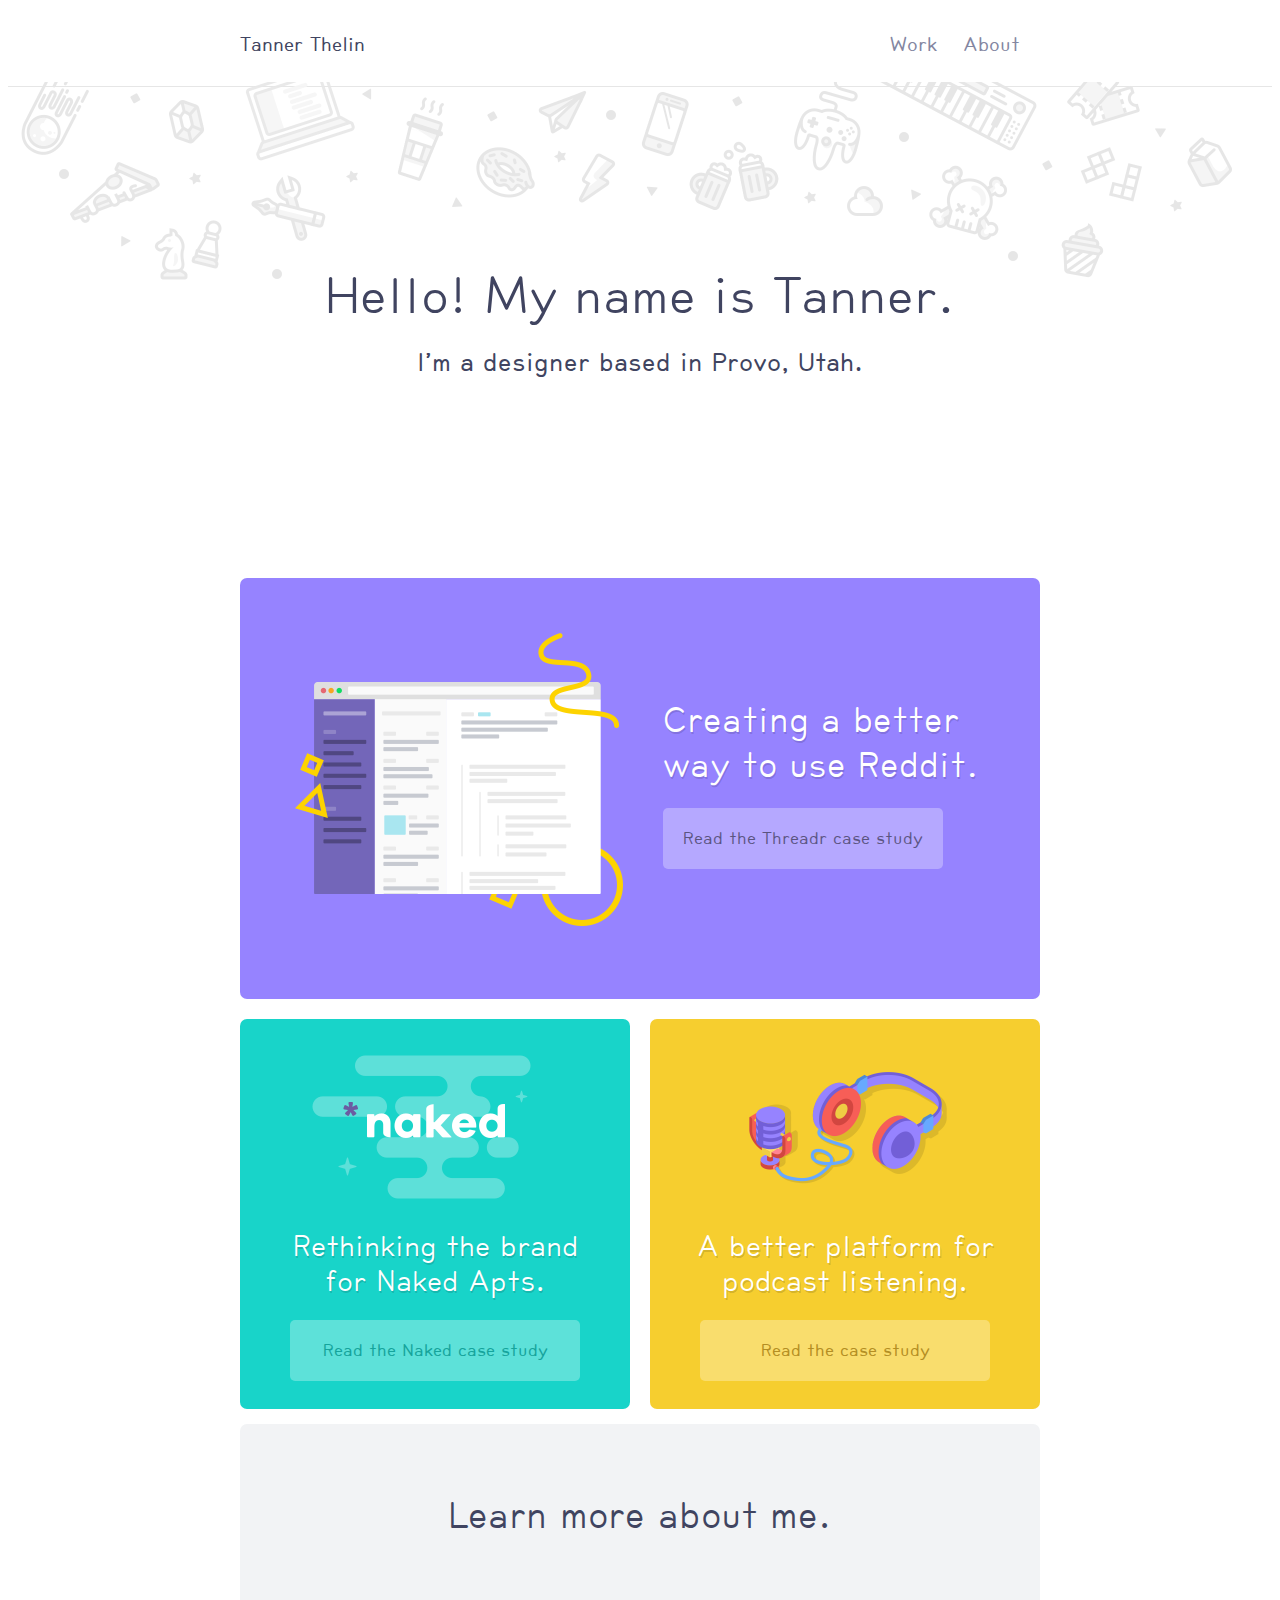
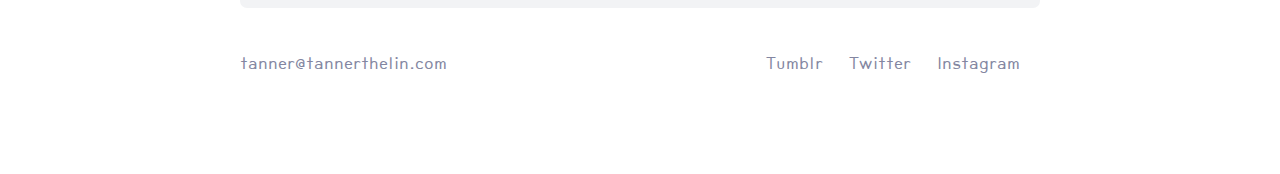
<file: index.html>
<!DOCTYPE html>
<html lang="en">
<head>
    <meta charset="utf-8">
    <title>Tanner Thelin</title>
    <link rel="stylesheet" href="styles/peak.css" type="text/css">
    <link rel="stylesheet" href="styles/animations.css" type="text/css">
    <link rel="stylesheet" href="styles/styles.css" type="text/css">
    <script src="scripts/jquery-3.1.0.min.js"></script>
    <script src="scripts/script.js"></script>
  </head>

<body>
	<div class="header-container">
	<div class="header">
		<a class="logo-text" href="index.html">Tanner Thelin</a>
		<ul class="nav-list">
			<a href="index.html"><li>Work</li></a>
			<a href="about.html"><li>About</li></a>
		</ul>
	</div>   
	</div>

	<div class="main-content">
		<img src="img/homepage-icons.png" class="icons animated">
		<h1 id="heading-1" class="animated">Hello! My name is Tanner.</h1>
		<h2 id="heading-2" class="animated">I’m a designer based in Provo, Utah.</h2>
		<div class="projects animated">

			<a href="threadr.html">
						<div class="project-1">
						<img src="img/threadr-illustration.png">
						<h1>Creating a better way to use Reddit.</h1>
						<a href="threadr.html" id="button">Read the Threadr case study</a>
					</div>
			</a>

			<div class="project-2">
					<img src="img/naked-thumbnail.png" width="247px">
					<h1>Rethinking the brand for Naked Apts.</h1>
					<div class="button-container">
					<a href="naked.html" id="button">Read the Naked case study</a>
					</div>
			</div>

			<div class="project-3">
				<img src="img/headphones.png" width="247px">
					<h1>A better platform for podcast listening.</h1>
					<div class="button-container">
					<a href="podcasting.html" id="button">Read the case study</a>
				</div>
			</div>

			<div class="learn-more">
			<a href="about.html">Learn more about me.</a>
			</div>
		</div>

		<div class="footer">
			<a href="mailto:tannerthelin@gmail.com">tanner@tannerthelin.com</a>
			<ul class="social">
				<a href="https://tannerthelin.tumblr.com"><li>Tumblr</li></a>
				<a href="https://twitter.com/tannerthelin"><li>Twitter</li></a>
				<a href="https://www.instagram.com/tannerthelin/"><li>Instagram</li></a>
			</ul>
		</div>
		
	</div>

</body>

</html>
</file>
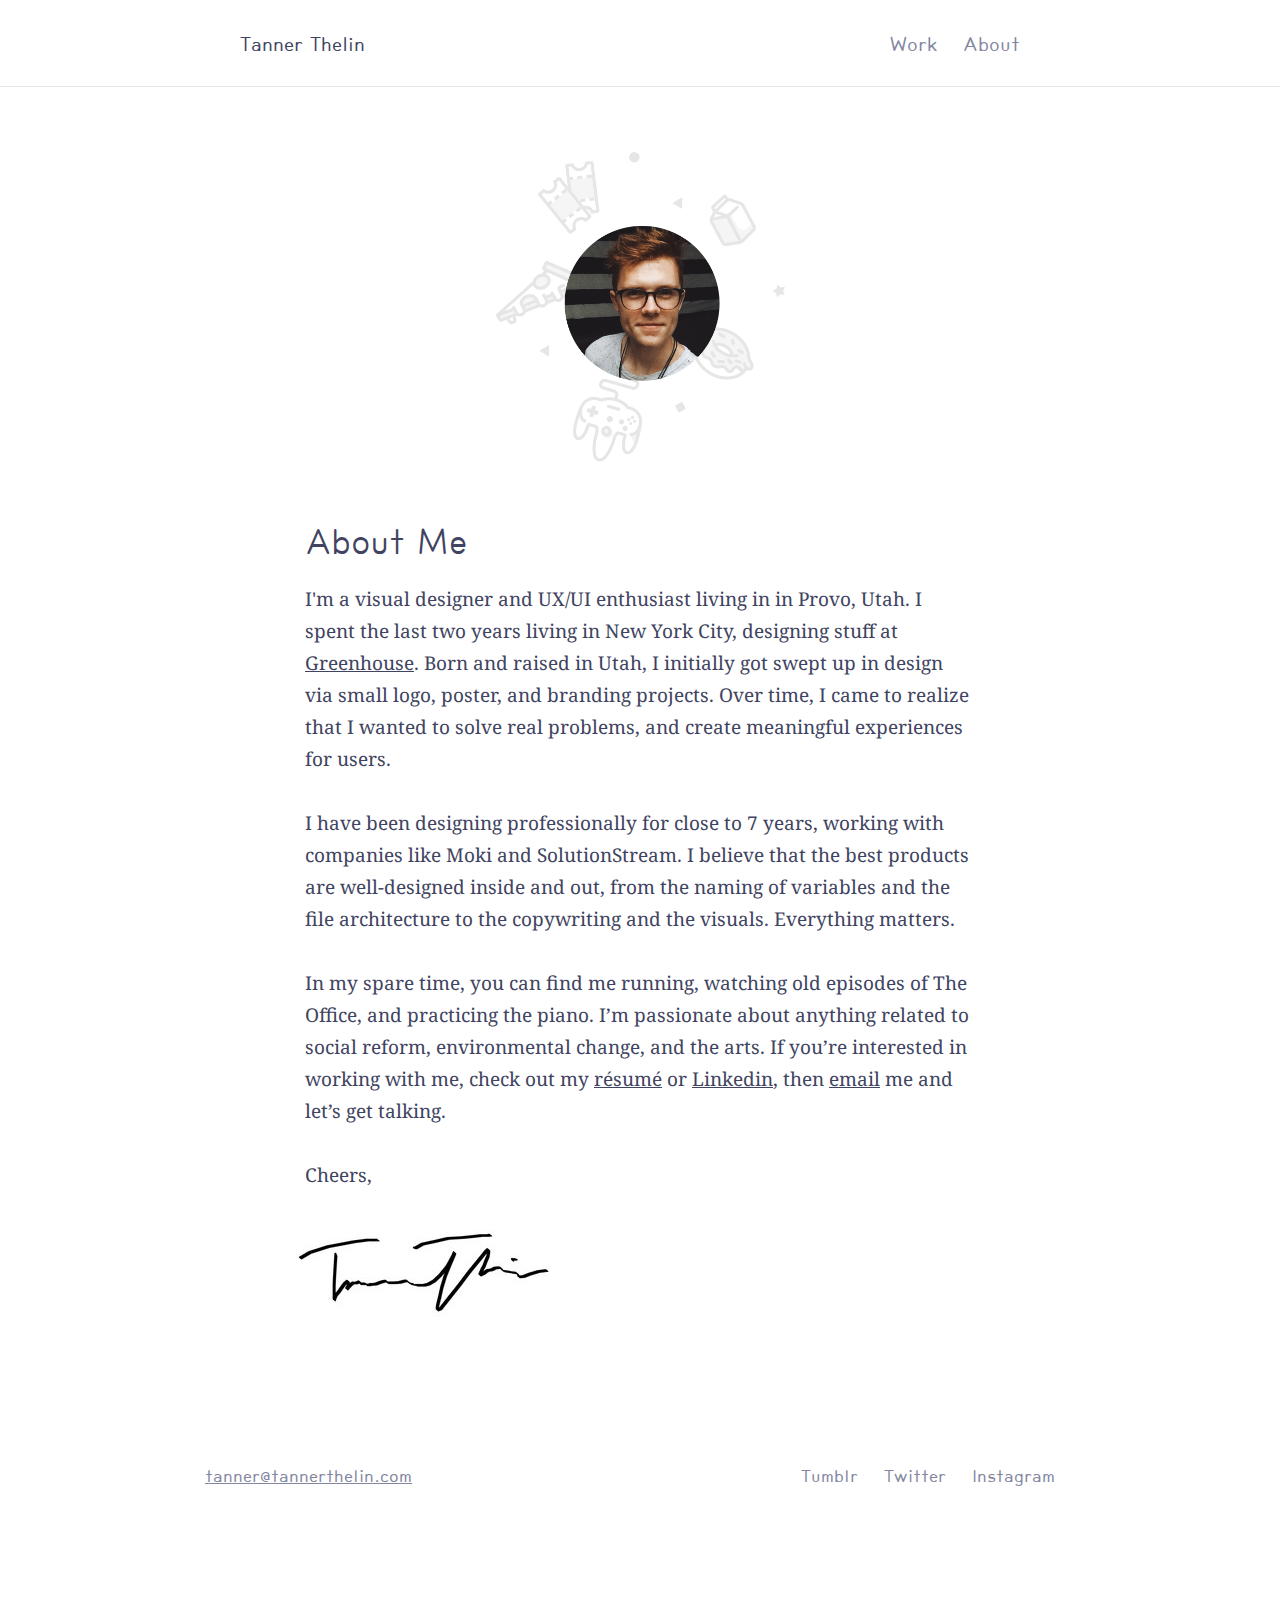
<file: about.html>
<!DOCTYPE html>
<html lang="en">
<head>
    <meta charset="utf-8">
    <title>Tanner Thelin</title>
    <link rel="stylesheet" href="styles/peak.css" type="text/css">
    <link rel="stylesheet" href="styles/animations.css" type="text/css">
    <link rel="stylesheet" href="styles/about-styles.css" type="text/css">
    <link href="https://fonts.googleapis.com/css?family=Noto+Serif" rel="stylesheet">
    <script src="scripts/jquery-3.1.0.min.js"></script>
    <script src="scripts/script.js"></script>
  </head>

<body>
	<div class="header-container">
	<div class="header">
		<a class="logo-text" href="index.html">Tanner Thelin</a>
		<ul class="nav-list">
			<a href="index.html"><li>Work</li></a>
			<a href="about.html"><li>About</li></a>
		</ul>
	</div>   
	</div>

	<div class="content">
		<img src="img/about-1.png" width="290px">

		<h1>About Me</h1>

		<p>I'm a visual designer and UX/UI enthusiast living in in Provo, Utah. I spent the last two years living in New York City, designing stuff at <a href="http://greenhouse.io" target="_blank">Greenhouse</a>. Born and raised in Utah, I initially got swept up in design via small logo, poster, and branding projects. Over time, I came to realize that I wanted to solve real problems, and create meaningful experiences for users.
		<br><br>
		 I have been designing professionally for close to 7 years, working with companies like Moki and SolutionStream. I believe that the best products are well-designed inside and out, from the naming of variables and the file architecture to the copywriting and the visuals. Everything matters.
		<br><br>
		In my spare time, you can find me running, watching old episodes of The Office, and practicing the piano. I’m passionate about anything related to social reform, environmental change, and the arts. If you’re interested in working with me, check out my <a href="tannerthelin-resume.pdf" target="_blank">résumé</a> or <a href="https://www.linkedin.com/in/tanner-thelin-a1510453" target="_blank">Linkedin</a>, then <a href="mailto:tannerthelin@gmail.com" target="_blank">email</a> me and let’s get talking. 
		<br><br>
		Cheers,
		</p>
		<br>
		<img src="img/signature.jpg" class="signature">
		<br><br>

		<div class="footer">
			<a href="mailto:tannerthelin@gmail.com">tanner@tannerthelin.com</a>
			<ul class="social">
				<a href="https://tannerthelin.tumblr.com"><li>Tumblr</li></a>
				<a href="https://twitter.com/tannerthelin"><li>Twitter</li></a>
				<a href="https://www.instagram.com/tannerthelin/"><li>Instagram</li></a>
			</ul>
		</div>
	</div>



</body>

</html>
</file>
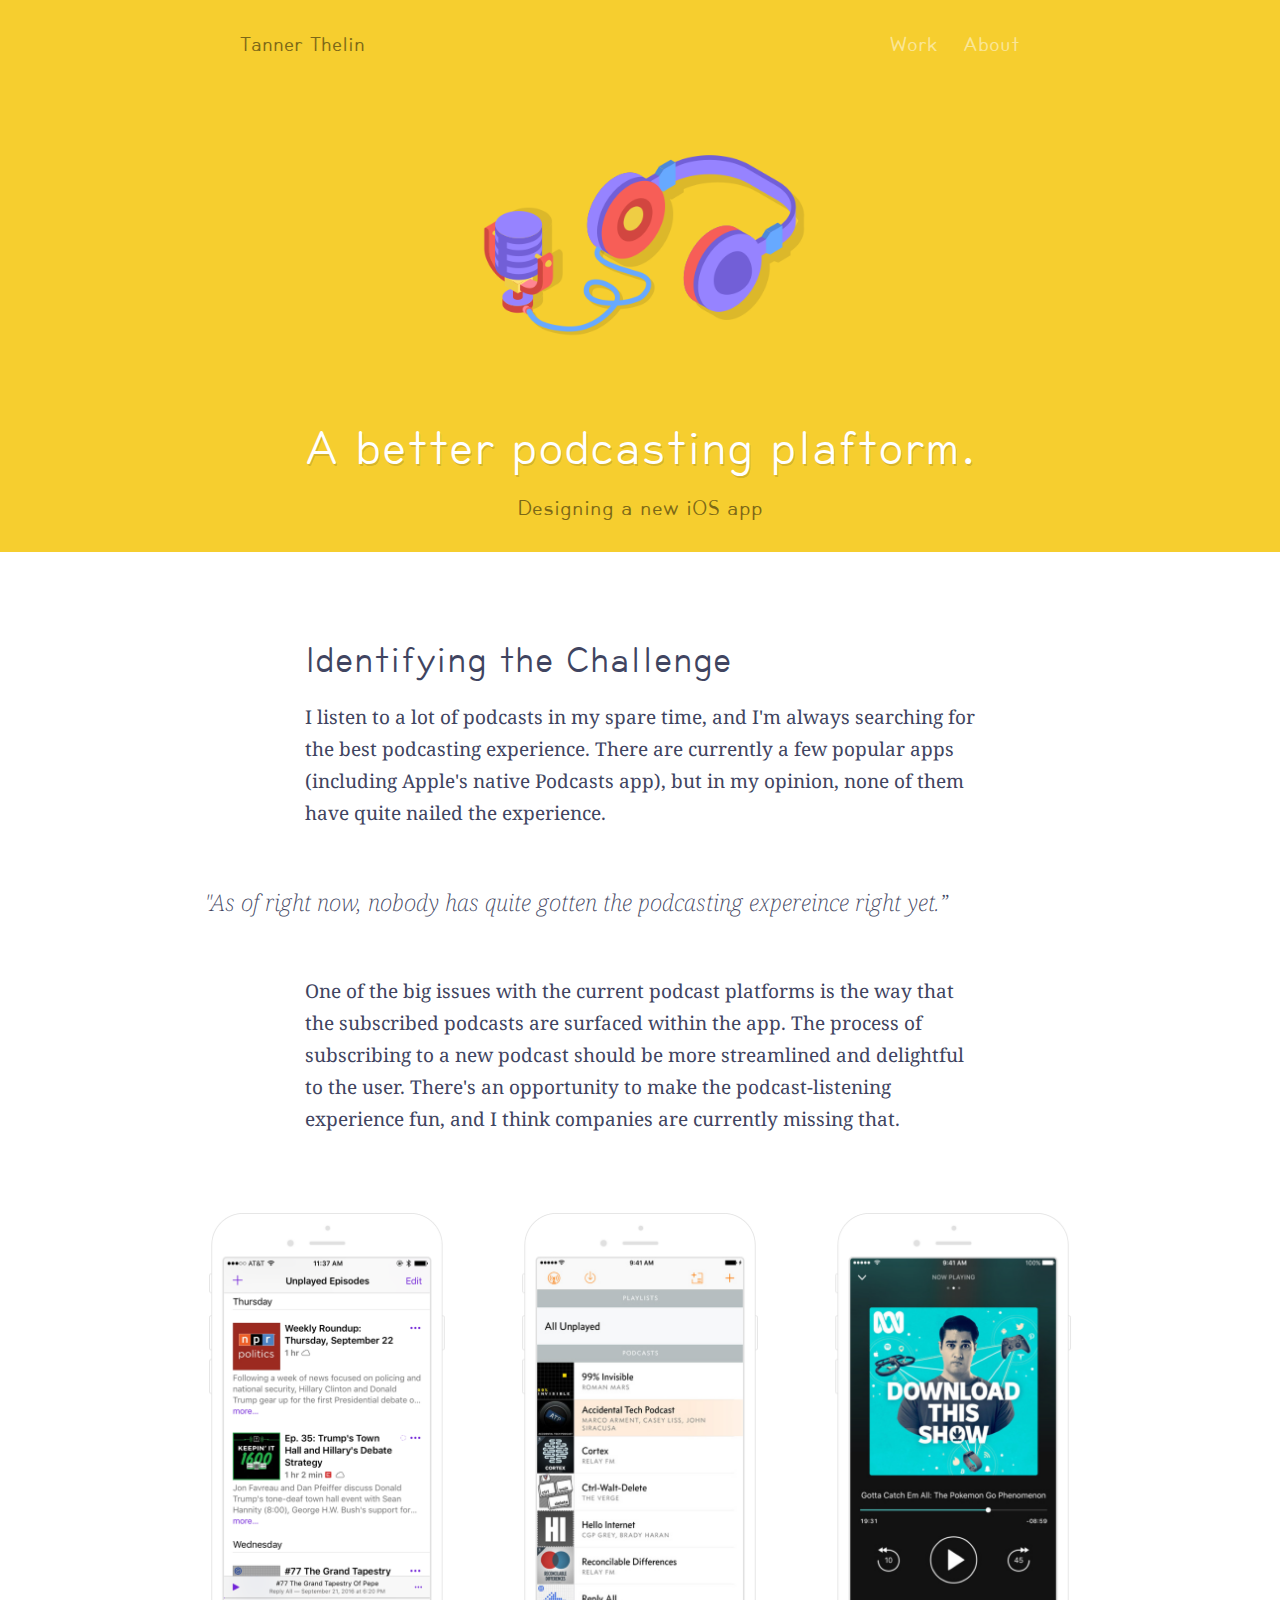
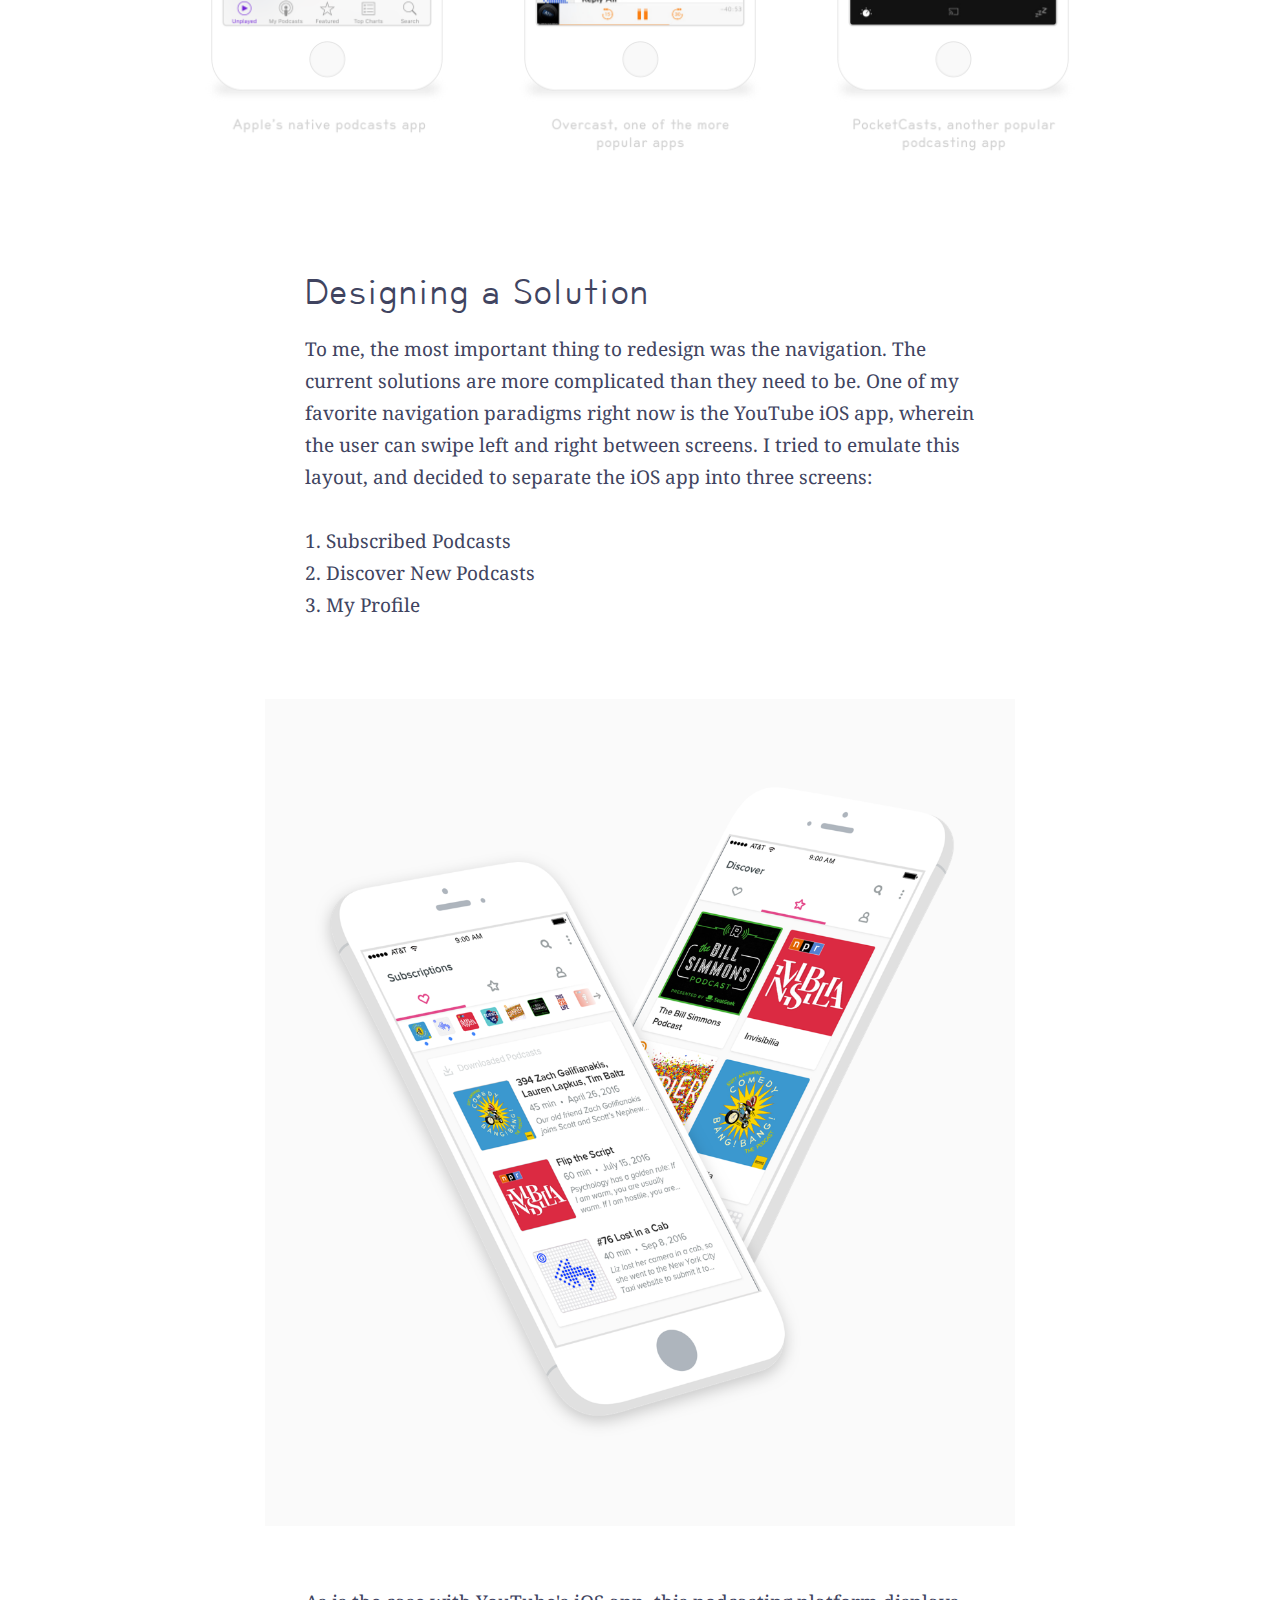
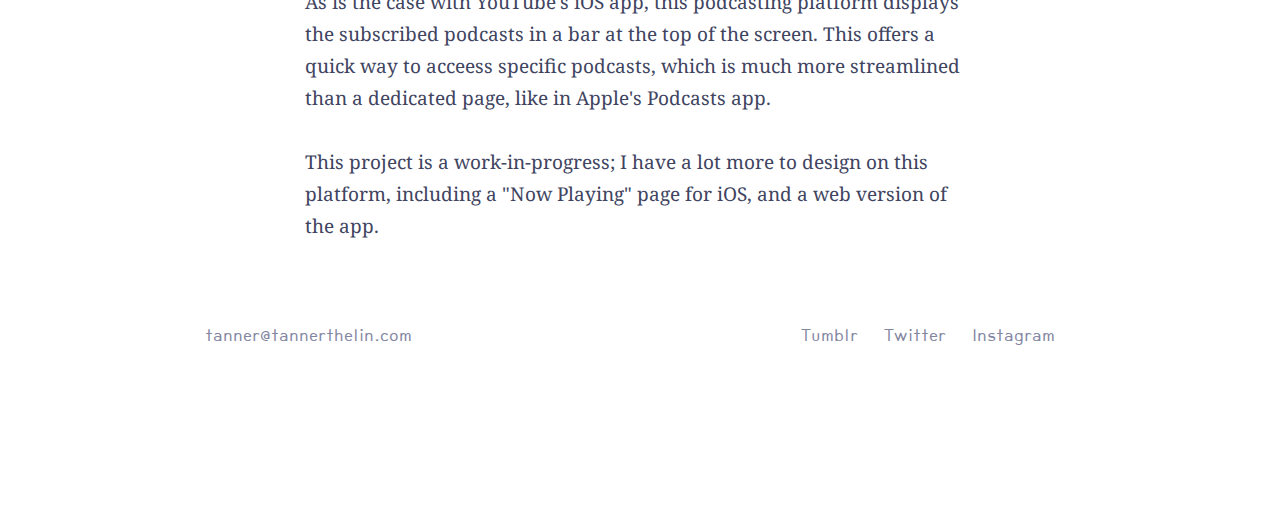
<file: podcasting.html>
<!DOCTYPE html>
<html lang="en">
<head>
    <meta charset="utf-8">
    <title>Tanner Thelin</title>
    <link rel="stylesheet" href="styles/peak.css" type="text/css">
    <link rel="stylesheet" href="styles/animations.css" type="text/css">
    <link rel="stylesheet" href="styles/podcasting-styles.css" type="text/css">
    <link href="https://fonts.googleapis.com/css?family=Noto+Serif" rel="stylesheet">
    <script src="scripts/jquery-3.1.0.min.js"></script>
    <script src="scripts/script.js"></script>
  </head>

<body>
	<div class="header-container">
	<div class="header">
		<a class="logo-text" href="index.html">Tanner Thelin</a>
		<ul class="nav-list">
			<a href="index.html"><li>Work</li></a>
			<a href="about.html"><li>About</li></a>
		</ul>
	</div>   

	<img src="img/headphones.png" width="400px;">
	<h1 id="heading-1" class="">A better podcasting plaftorm.</h1>
	<h2 id="heading-2" class="">Designing a new iOS app</h2>

	</div>

	<div class="content">
		<h1>Identifying the Challenge</h1>

		<p>I listen to a lot of podcasts in my spare time, and I'm always searching for the best podcasting experience. There are currently a few popular apps (including Apple's native Podcasts app), but in my opinion, none of them have quite nailed the experience.

		<h3>"As of right now, nobody has quite gotten the podcasting expereince right yet.”</h3>

		<p>One of the big issues with the current podcast platforms is the way that the subscribed podcasts are surfaced within the app. The process of subscribing to a new podcast should be more streamlined and delightful to the user. There's an opportunity to make the podcast-listening experience fun, and I think companies are currently missing that.
		</p>
		<br>

		<img src="img/podcasts-1.png" width="870px;">
		<br>
		 <br>

		<h1>Designing a Solution</h1>

		<p>To me, the most important thing to redesign was the navigation. The current solutions are more complicated than they need to be. One of my favorite navigation paradigms right now is the YouTube iOS app, wherein the user can swipe left and right between screens. I tried to emulate this layout, and decided to separate the iOS app into three screens: <br><br>1. Subscribed Podcasts<br>2. Discover New Podcasts<br>3. My Profile</p>

		<br>

		<img src="img/podcast-mockup.png" width="750px;">

		<p>As is the case with YouTube's iOS app, this podcasting platform displays the subscribed podcasts in a bar at the top of the screen. This offers a quick way to acceess specific podcasts, which is much more streamlined than a dedicated page, like in Apple's Podcasts app.

		<br><br>

		This project is a work-in-progress; I have a lot more to design on this platform, including a "Now Playing" page for iOS, and a web version of the app.</p>
		<br>

		<div class="footer">
			<a href="mailto:tannerthelin@gmail.com">tanner@tannerthelin.com</a>
			<ul class="social">
				<a href="https://tannerthelin.tumblr.com"><li>Tumblr</li></a>
				<a href="https://twitter.com/tannerthelin"><li>Twitter</li></a>
				<a href="https://www.instagram.com/tannerthelin/"><li>Instagram</li></a>
			</ul>
		</div>
	</div>



</body>

</html>
</file>
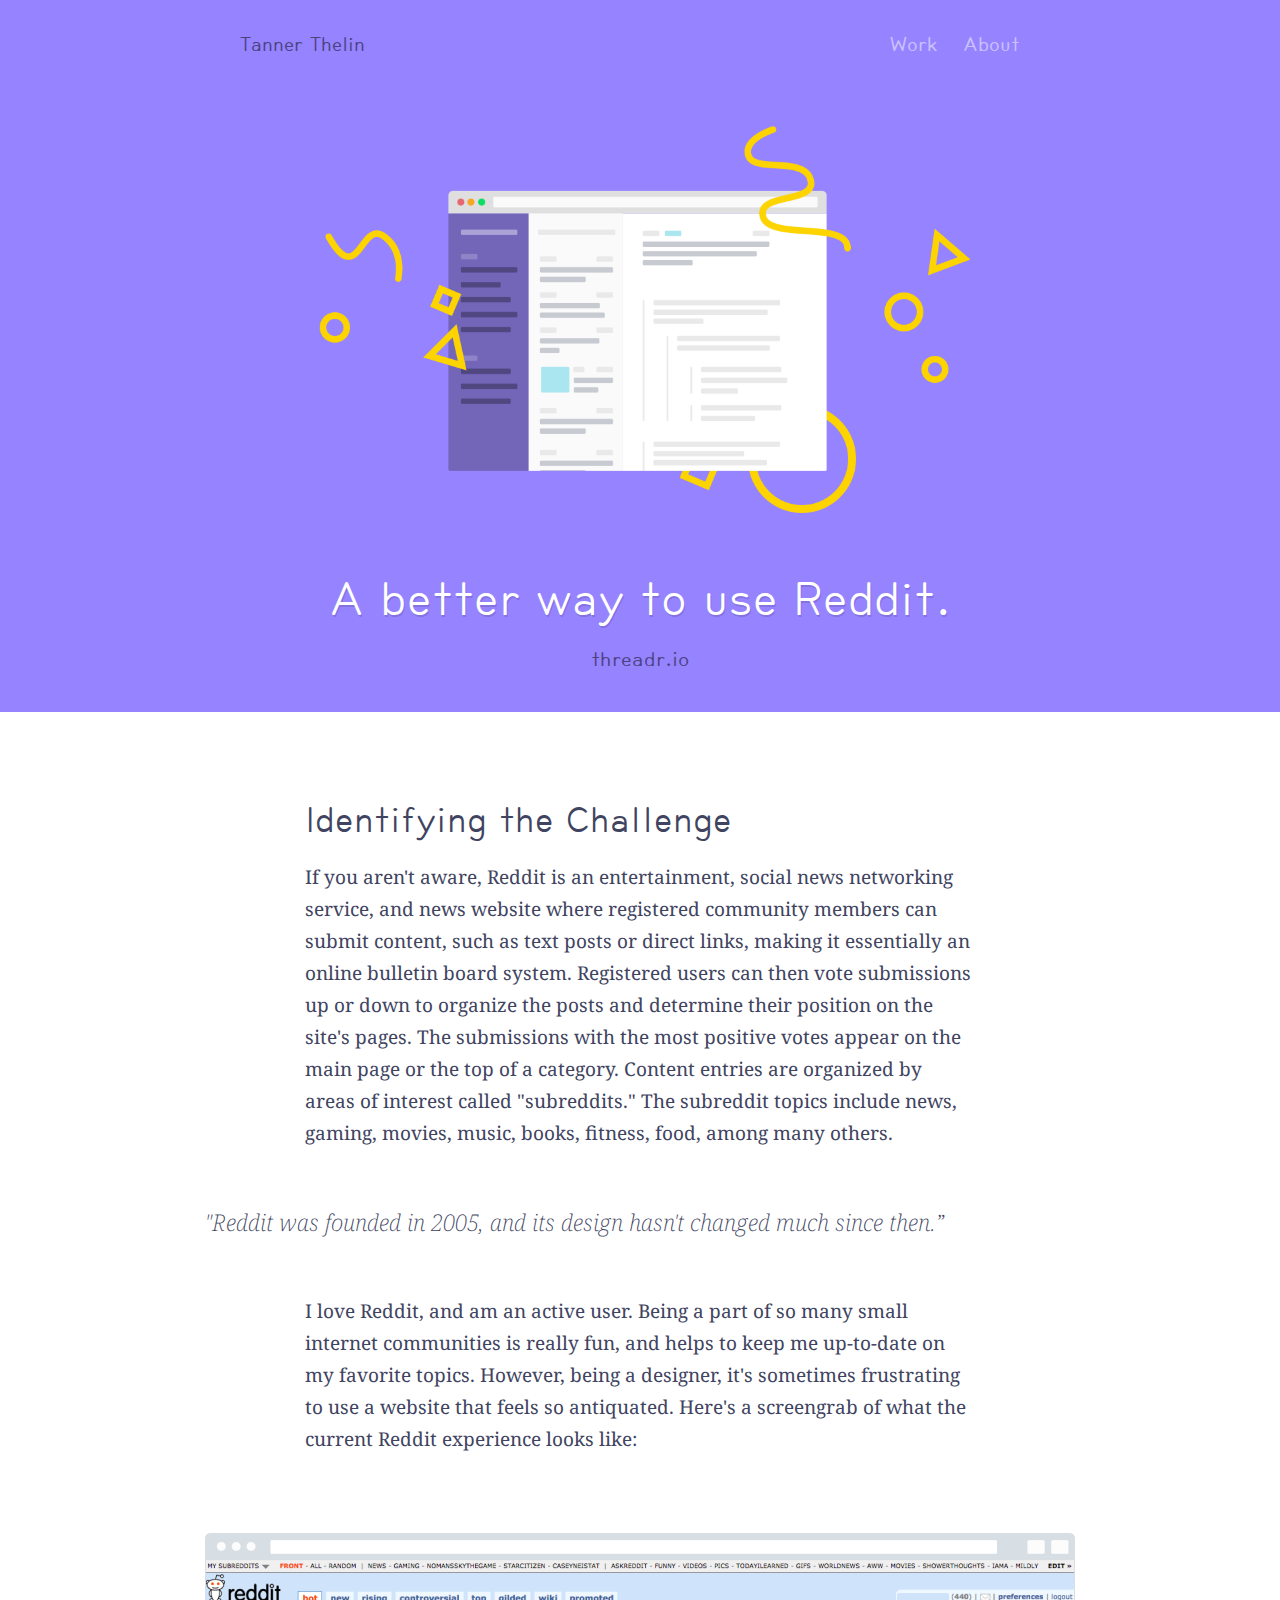
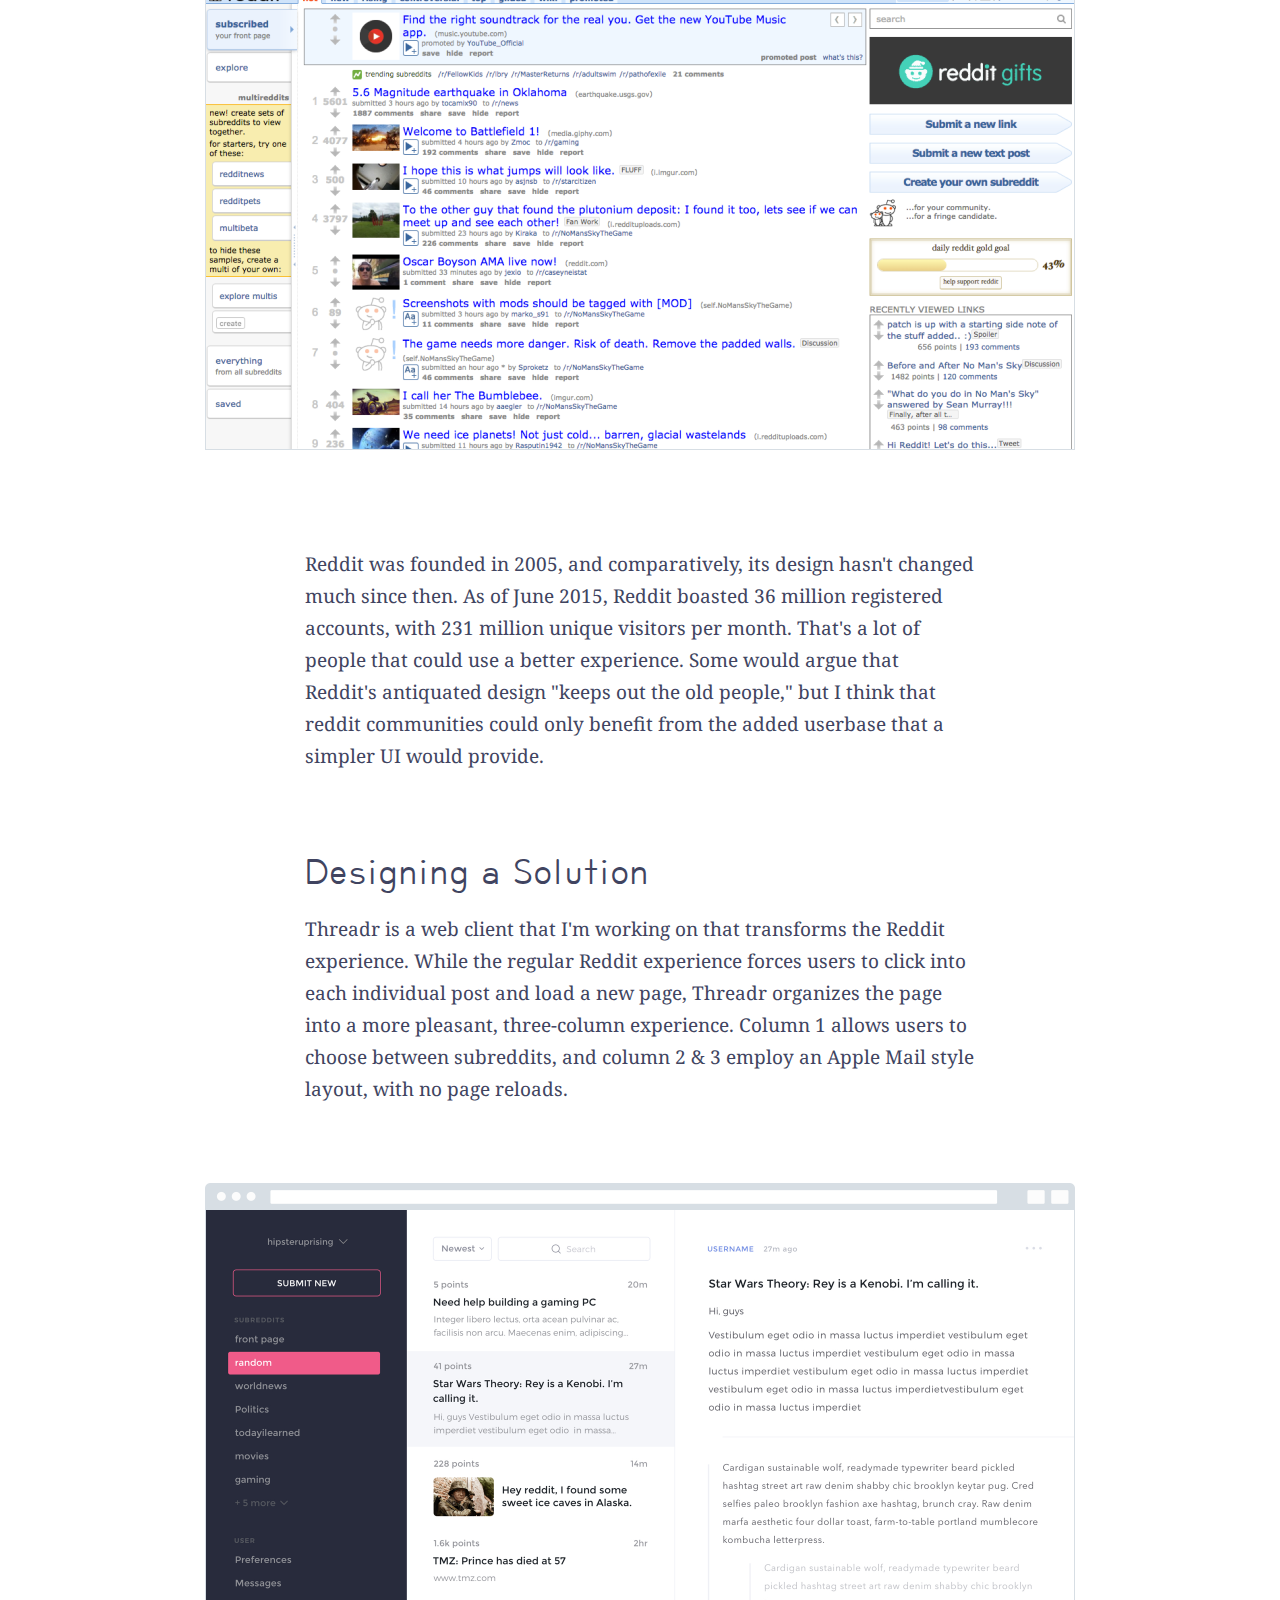
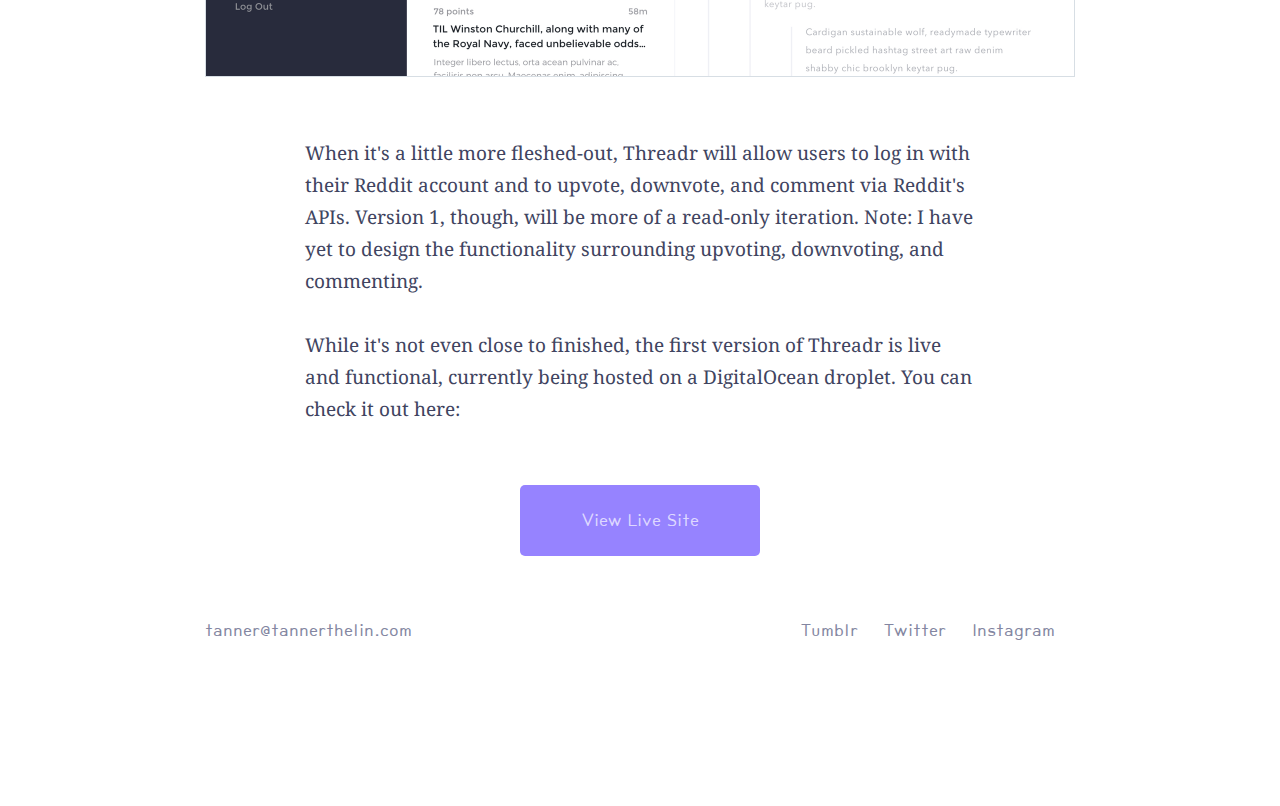
<file: threadr.html>
<!DOCTYPE html>
<html lang="en">
<head>
    <meta charset="utf-8">
    <title>Tanner Thelin</title>
    <link rel="stylesheet" href="styles/peak.css" type="text/css">
    <link rel="stylesheet" href="styles/animations.css" type="text/css">
    <link rel="stylesheet" href="styles/threadr-styles.css" type="text/css">
    <link href="https://fonts.googleapis.com/css?family=Noto+Serif" rel="stylesheet">
    <script src="scripts/jquery-3.1.0.min.js"></script>
    <script src="scripts/script.js"></script>
  </head>

<body>
	<div class="header-container">
	<div class="header">
		<a class="logo-text" href="index.html">Tanner Thelin</a>
		<ul class="nav-list">
			<a href="index.html"><li>Work</li></a>
			<a href="about.html"><li>About</li></a>
		</ul>
	</div>   

	<img src="img/threadr-illustration-2.png" width="700px;">
	<h1 id="heading-1" class="">A better way to use Reddit.</h1>
	<h2 id="heading-2" class="">threadr.io</h2>

	</div>

	<div class="content">
		<h1>Identifying the Challenge</h1>

		<p>If you aren't aware, Reddit is an entertainment, social news networking service, and news website where registered community members can submit content, such as text posts or direct links, making it essentially an online bulletin board system. Registered users can then vote submissions up or down to organize the posts and determine their position on the site's pages. The submissions with the most positive votes appear on the main page or the top of a category. Content entries are organized by areas of interest called "subreddits." The subreddit topics include news, gaming, movies, music, books, fitness, food, among many others.

		<h3>"Reddit was founded in 2005, and its design hasn't changed much since then.”</h3>

		<p>I love Reddit, and am an active user. Being a part of so many small internet communities is really fun, and helps to keep me up-to-date on my favorite topics. However, being a designer, it's sometimes frustrating to use a website that feels so antiquated. Here's a screengrab of what the current Reddit experience looks like:
		</p>
		<br>

		<img src="img/threadr-1.png" width="870px;">
		<br>

		<p>Reddit was founded in 2005, and comparatively, its design hasn't changed much since then. As of June 2015, Reddit boasted 36 million registered accounts, with 231 million unique visitors per month. That's a lot of people that could use a better experience. Some would argue that Reddit's antiquated design "keeps out the old people," but I think that reddit communities could only benefit from the added userbase that a simpler UI would provide.</p>
		 <br><br>

		<h1>Designing a Solution</h1>

		<p>Threadr is a web client that I'm working on that transforms the Reddit experience. While the regular Reddit experience forces users to click into each individual post and load a new page, Threadr organizes the page into a more pleasant, three-column experience. Column 1 allows users to choose between subreddits, and column 2 & 3 employ an Apple Mail style layout, with no page reloads.</p>

		<br>

		<img src="img/threadr-2.png" width="870px;">

		<p>When it's a little more fleshed-out, Threadr will allow users to log in with their Reddit account and to upvote, downvote, and comment via Reddit's APIs. Version 1, though, will be more of a read-only iteration. Note: I have yet to design the functionality surrounding upvoting, downvoting, and commenting. 

		<br><br>

		While it's not even close to finished, the first version of Threadr is live and functional, currently being hosted on a DigitalOcean droplet. You can check it out here:</p>
		<a href="http://www.threadr.io" target="_blank" id="button">View Live Site</a>
		<br>

		<div class="footer">
			<a href="mailto:tannerthelin@gmail.com">tanner@tannerthelin.com</a>
			<ul class="social">
				<a href="https://tannerthelin.tumblr.com"><li>Tumblr</li></a>
				<a href="https://twitter.com/tannerthelin"><li>Twitter</li></a>
				<a href="https://www.instagram.com/tannerthelin/"><li>Instagram</li></a>
			</ul>
		</div>
	</div>



</body>

</html>
</file>
